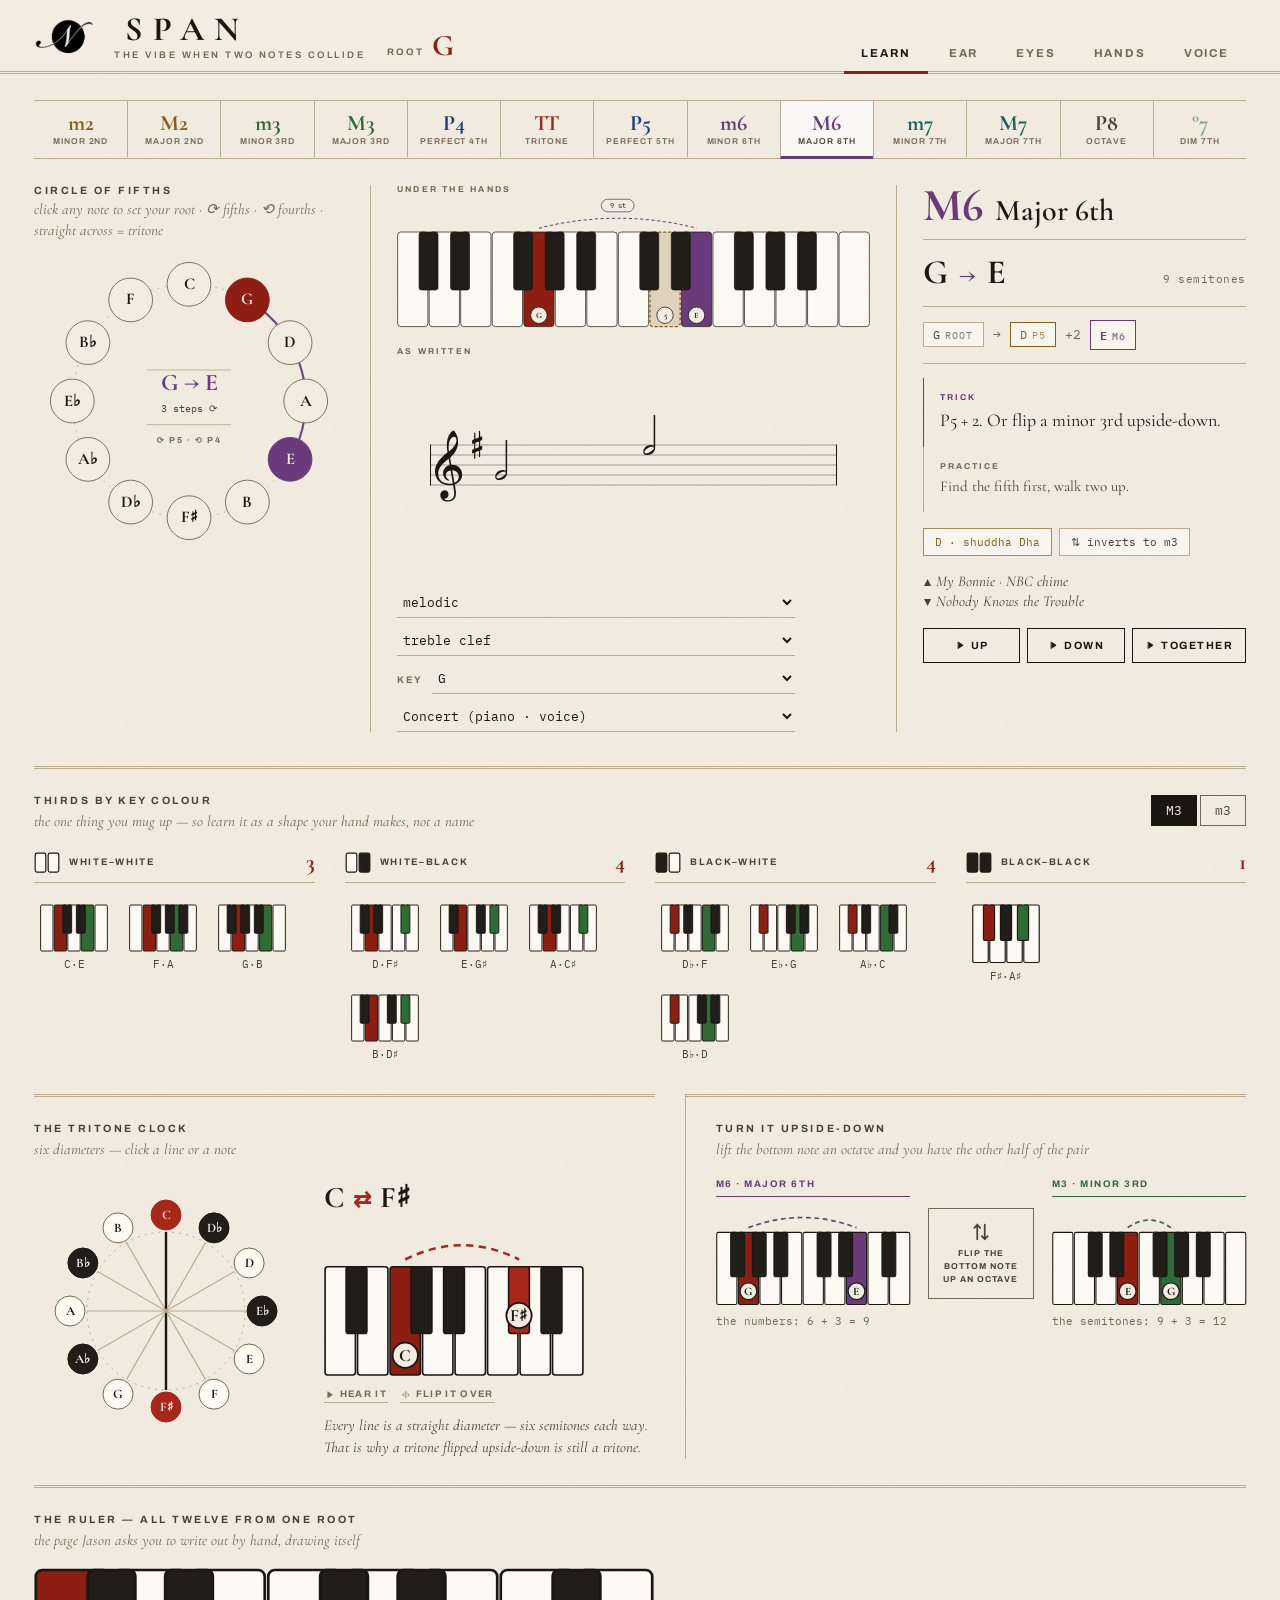
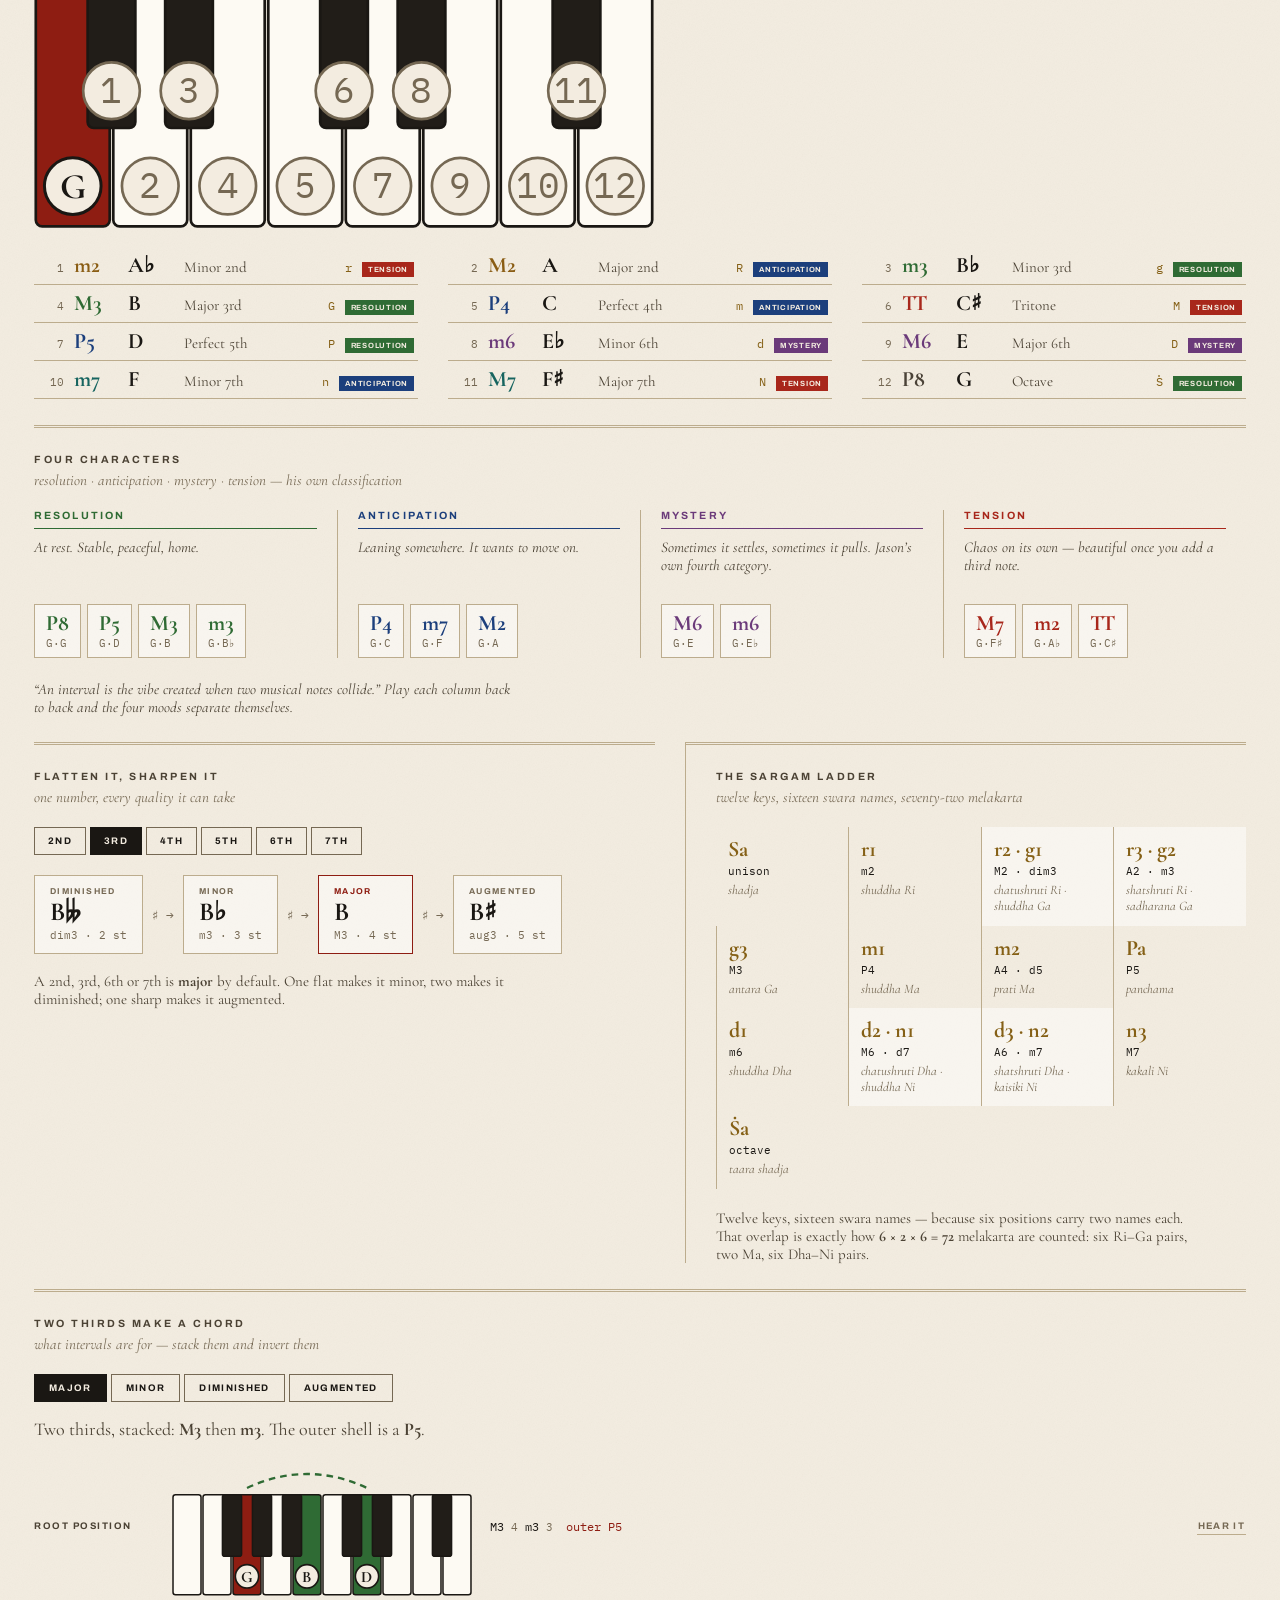
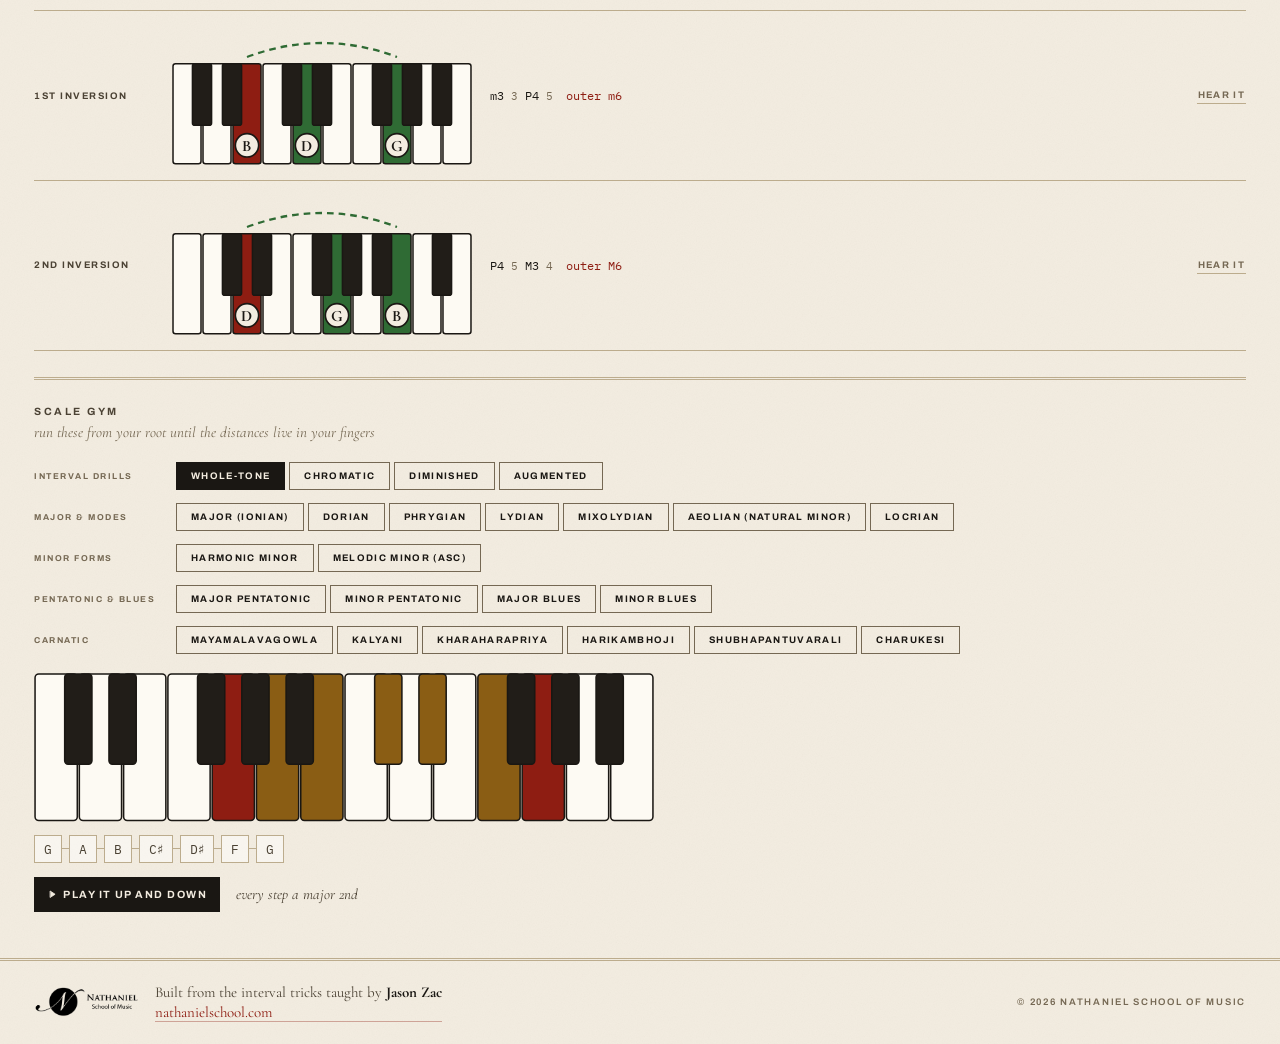
<file: index.html>
<!doctype html>
<html lang="en">
<head>
<meta charset="utf-8">
<meta name="viewport" content="width=device-width, initial-scale=1">
<title>Span — Master Every Interval | Nathaniel School of Music</title>
<meta name="description" content="Every musical interval in one view — circle of fifths, keyboard shapes, staff notation, ear training, sight reading and sing-back practice. The interval tricks taught at Nathaniel School of Music, playable.">
<link rel="icon" href="assets/favicon.svg" type="image/svg+xml">
<link rel="canonical" href="https://span.nathanielschool.com/">
<meta property="og:type" content="website">
<meta property="og:site_name" content="Nathaniel School of Music">
<meta property="og:url" content="https://span.nathanielschool.com/">
<meta property="og:title" content="Span — Master Every Interval">
<meta property="og:description" content="An interval is the vibe when two notes collide. Circle of fifths, keyboard shapes, notation, ear · eyes · hands · voice practice — from Nathaniel School of Music.">
<meta property="og:image" content="https://span.nathanielschool.com/assets/og.png">
<meta property="og:image:width" content="1200">
<meta property="og:image:height" content="630">
<meta property="og:image:alt" content="Span — every interval, heard, read, played and sung.">
<meta name="twitter:card" content="summary_large_image">
<meta name="twitter:title" content="Span — Master Every Interval">
<meta name="twitter:description" content="The vibe when two notes collide. Ear, eyes, hands and voice practice for every musical interval.">
<meta name="twitter:image" content="https://span.nathanielschool.com/assets/og.png">
<script type="application/ld+json">
{
  "@context": "https://schema.org",
  "@type": "WebApplication",
  "name": "Span",
  "applicationCategory": "EducationalApplication",
  "url": "https://span.nathanielschool.com/",
  "description": "Interval practice studio: circle of fifths, keyboard shapes, staff notation, ear training, sight reading and sing-back practice for pianists, vocalists and all instrumentalists.",
  "operatingSystem": "Any",
  "browserRequirements": "Requires JavaScript and Web Audio",
  "offers": { "@type": "Offer", "price": "0", "priceCurrency": "INR" },
  "author": { "@type": "Person", "name": "Jason Zac" },
  "publisher": {
    "@type": "Organization",
    "name": "Nathaniel School of Music",
    "url": "https://www.nathanielschool.com"
  }
}
</script>
<link rel="preconnect" href="https://fonts.googleapis.com">
<link rel="preconnect" href="https://fonts.gstatic.com" crossorigin>
<link href="https://fonts.googleapis.com/css2?family=Archivo:wght@500;600;700&family=Cormorant+Garamond:ital,wght@0,500;0,600;0,700;1,500;1,600&family=IBM+Plex+Mono:wght@400;600&display=swap" rel="stylesheet">
<link rel="stylesheet" href="css/style.css">
<script src="assets/vendor/vexflow.js"></script>
</head>
<body>

<header class="top">
  <div class="brand">
    <img src="assets/nsm-n-white.png" alt="Nathaniel School of Music" class="brand-mark">
    <div class="brand-words">
      <span class="brand-name">SPAN</span>
      <span class="brand-tag">the vibe when two notes collide</span>
    </div>
  </div>
  <div class="root-pill">root <b id="rootBadge">G</b></div>
  <nav class="tabs">
    <button class="tab" data-tab="learn">Learn</button>
    <button class="tab" data-tab="ear">Ear</button>
    <button class="tab" data-tab="eyes">Eyes</button>
    <button class="tab" data-tab="hands">Hands</button>
    <button class="tab" data-tab="voice">Voice</button>
  </nav>
</header>

<main>

  <!-- ⸻ LEARN — the one view ⸻ -->
  <section id="view-learn" class="view">
    <div id="ivRail" class="iv-rail"></div>

    <div class="learn-grid">
      <div class="panel circle-wrap">
        <h3>Circle of Fifths</h3>
        <p class="hint">click any note to set your root · &#10227; fifths · &#10226; fourths · straight across = tritone</p>
        <div id="circlePanel"></div>
      </div>

      <div class="panel center-wrap">
        <span class="plate-label">under the hands</span>
        <div id="learnPiano" class="piano-wrap"></div>
        <div class="staff-row">
          <div class="staff-col">
            <span class="plate-label">as written</span>
            <div id="learnStaff" class="staff-box"></div>
          </div>
          <div class="staff-controls">
            <select id="learnStaffMode" class="sel">
              <option value="melodic" selected>melodic</option>
              <option value="harmonic">harmonic</option>
            </select>
            <select id="learnClef" class="sel">
              <option value="treble" selected>treble clef</option>
              <option value="bass">bass clef</option>
            </select>
            <label class="sel-label">key <select id="learnKey" class="sel"></select></label>
            <select id="learnInstr" class="sel"></select>
          </div>
        </div>
      </div>

      <div id="ivCard" class="panel iv-card"></div>
    </div>

    <div id="labsRow">
      <section id="thirdsLab" class="panel lab sheet">
        <div class="lab-head">
          <div>
            <h3>Thirds by key colour</h3>
            <p class="hint">the one thing you mug up &mdash; so learn it as a shape your hand makes, not a name</p>
          </div>
          <div class="thirds-toggle">
            <button data-which="M3" class="active">M3</button>
            <button data-which="m3">m3</button>
          </div>
        </div>
        <div class="lab-body"></div>
      </section>

      <div class="sheet-pair">
        <section id="tritoneLab" class="panel lab sheet">
          <div class="lab-head"><div>
            <h3>The tritone clock</h3>
            <p class="hint">six diameters &mdash; click a line or a note</p>
          </div></div>
          <div class="lab-body"></div>
        </section>

        <section id="inversionLab" class="panel lab sheet">
          <div class="lab-head"><div>
            <h3>Turn it upside-down</h3>
            <p class="hint">lift the bottom note an octave and you have the other half of the pair</p>
          </div></div>
          <div class="lab-body"></div>
        </section>
      </div>


      <section id="rulerLab" class="panel lab sheet">
        <div class="lab-head"><div>
          <h3>The ruler — all twelve from one root</h3>
          <p class="hint">the page Jason asks you to write out by hand, drawing itself</p>
        </div></div>
        <div class="lab-body"></div>
      </section>

      <section id="characterLab" class="panel lab sheet">
        <div class="lab-head"><div>
          <h3>Four characters</h3>
          <p class="hint">resolution · anticipation · mystery · tension — his own classification</p>
        </div></div>
        <div class="lab-body"></div>
      </section>

      <div class="sheet-pair">
        <section id="qualityLab" class="panel lab sheet">
          <div class="lab-head"><div>
            <h3>Flatten it, sharpen it</h3>
            <p class="hint">one number, every quality it can take</p>
          </div></div>
          <div class="lab-body"></div>
        </section>

        <section id="sargamLab" class="panel lab sheet">
          <div class="lab-head"><div>
            <h3>The sargam ladder</h3>
            <p class="hint">twelve keys, sixteen swara names, seventy-two melakarta</p>
          </div></div>
          <div class="lab-body"></div>
        </section>
      </div>

      <section id="triadLab" class="panel lab sheet">
        <div class="lab-head"><div>
          <h3>Two thirds make a chord</h3>
          <p class="hint">what intervals are for — stack them and invert them</p>
        </div></div>
        <div class="lab-body"></div>
      </section>

      <section id="scaleGym" class="panel lab sheet">
        <div class="lab-head"><div>
          <h3>Scale gym</h3>
          <p class="hint">run these from your root until the distances live in your fingers</p>
        </div></div>
        <div class="lab-body"></div>
      </section>
    </div>
  </section>

  <!-- ⸻ DRILLS ⸻ -->
  <section id="view-ear" class="view drill"></section>
  <section id="view-eyes" class="view drill"></section>
  <section id="view-hands" class="view drill"></section>

  <!-- ⸻ VOICE ⸻ -->
  <section id="view-voice" class="view drill">
    <div class="drill-top">
      <div id="voiceIvs" class="drill-ivs"></div>
    </div>
    <div class="drill-stage">
      <div id="voiceStatus" class="voice-status"></div>
      <div id="voiceStage" style="display:none">
        <div id="voiceAlert" class="voice-alert"></div>
        <div class="voice-devline"><span id="voiceDevice"></span><span id="voicePicker"></span></div>
        <div id="voicePrompt" class="drill-prompt"></div>
        <div id="voiceKeys" class="voice-keys"></div>
        <div id="voiceMeter" class="voice-meter">
          <div class="meter-track">
            <div class="meter-center"></div>
            <div id="voiceNeedle" class="meter-needle"></div>
          </div>
          <div class="meter-scale"><span>♭ flat</span><span>in tune</span><span>sharp ♯</span></div>
        </div>
        <div id="voiceHeard" class="voice-heard">listening…</div>
        <div id="voiceFeedback" class="drill-feedback"></div>
      </div>
    </div>
  </section>

</main>

<footer class="foot">
  <img src="assets/nsm-logo-white.png" alt="Nathaniel School of Music" class="foot-logo">
  <div class="foot-words">
    <span>Built from the interval tricks taught by <b>Jason Zac</b></span>
    <a href="https://www.nathanielschool.com" rel="noopener">nathanielschool.com</a>
  </div>
  <span class="foot-year">© <span id="year"></span> Nathaniel School of Music</span>
</footer>

<script type="module" src="js/app.js"></script>
</body>
</html>
</file>
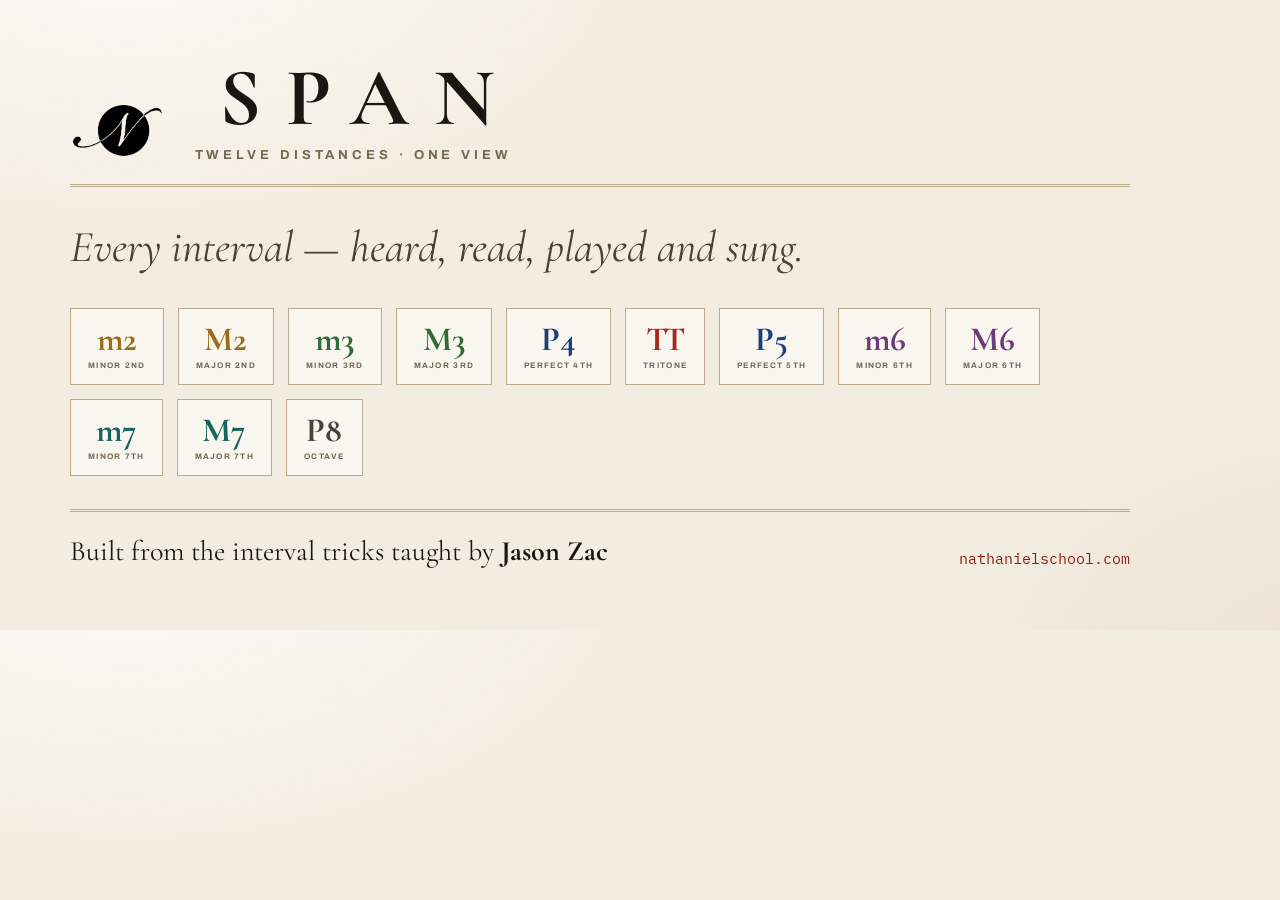
<file: assets/og.html>
<!doctype html>
<html><head><meta charset="utf-8">
<link href="https://fonts.googleapis.com/css2?family=Archivo:wght@600;700&family=Cormorant+Garamond:ital,wght@0,600;0,700;1,600&family=IBM+Plex+Mono:wght@400&display=swap" rel="stylesheet">
<style>
  * { margin: 0; padding: 0; box-sizing: border-box; }
  body {
    width: 1200px; height: 630px; overflow: hidden;
    background-color: #f3ece0;
    background-image:
      radial-gradient(900px 500px at 10% -10%, rgba(255,255,255,.8), transparent 60%),
      radial-gradient(700px 460px at 108% 110%, rgba(142,29,18,.07), transparent 60%);
    font-family: 'Archivo', sans-serif; color: #1a1713;
    display: flex; flex-direction: column; justify-content: space-between;
    padding: 62px 70px;
  }
  .top { display: flex; align-items: flex-end; gap: 20px; border-bottom: 3px double #bcac8d; padding-bottom: 22px; }
  .mark { height: 62px; filter: invert(1) brightness(.15); }
  h1 { font-family: 'Cormorant Garamond', serif; font-weight: 700; font-size: 82px; letter-spacing: .3em; line-height: .9; text-indent: .3em; }
  .tag { font-size: 13px; font-weight: 700; letter-spacing: .3em; text-transform: uppercase; color: #756853; margin-top: 12px; }
  .mid { display: flex; gap: 14px; flex-wrap: wrap; }
  .iv { display: flex; flex-direction: column; align-items: center; gap: 4px; padding: 14px 17px; border: 1px solid #bcac8d; background: rgba(255,255,255,.5); }
  .iv b { font-family: 'Cormorant Garamond', serif; font-size: 34px; line-height: 1; }
  .iv span { font-size: 8px; font-weight: 700; letter-spacing: .16em; text-transform: uppercase; color: #756853; }
  .line { font-family: 'Cormorant Garamond', serif; font-size: 44px; font-style: italic; color: #4b4234; }
  .bot { display: flex; align-items: flex-end; justify-content: space-between; border-top: 3px double #bcac8d; padding-top: 22px; }
  .bot .who { font-family: 'Cormorant Garamond', serif; font-size: 28px; }
  .bot .who b { font-weight: 700; }
  .url { font-family: 'IBM Plex Mono', monospace; font-size: 15px; color: #8e1d12; }
</style></head>
<body>
  <div class="top">
    <img class="mark" src="nsm-n-white.png">
    <div><h1>SPAN</h1><div class="tag">twelve distances · one view</div></div>
  </div>
  <div class="line">Every interval — heard, read, played and sung.</div>
  <div class="mid">
    <div class="iv" style="color:#9c6b18"><b>m2</b><span>minor 2nd</span></div>
    <div class="iv" style="color:#9c6b18"><b>M2</b><span>major 2nd</span></div>
    <div class="iv" style="color:#2f6b34"><b>m3</b><span>minor 3rd</span></div>
    <div class="iv" style="color:#2f6b34"><b>M3</b><span>major 3rd</span></div>
    <div class="iv" style="color:#1c3f7c"><b>P4</b><span>perfect 4th</span></div>
    <div class="iv" style="color:#a8271b"><b>TT</b><span>tritone</span></div>
    <div class="iv" style="color:#1c3f7c"><b>P5</b><span>perfect 5th</span></div>
    <div class="iv" style="color:#6b3a7a"><b>m6</b><span>minor 6th</span></div>
    <div class="iv" style="color:#6b3a7a"><b>M6</b><span>major 6th</span></div>
    <div class="iv" style="color:#16645f"><b>m7</b><span>minor 7th</span></div>
    <div class="iv" style="color:#16645f"><b>M7</b><span>major 7th</span></div>
    <div class="iv" style="color:#4a4237"><b>P8</b><span>octave</span></div>
  </div>
  <div class="bot">
    <div class="who">Built from the interval tricks taught by <b>Jason Zac</b></div>
    <div class="url">nathanielschool.com</div>
  </div>
</body></html>
</file>
<file: css/style.css>
/* Span — "the plate": a printed theory broadsheet you can play.
   Cream paper, ink pens, engraved type. NSM poster system. */

:root {
  --paper: #f3ece0;
  --paper-2: #eae0cd;
  --paper-3: #e2d6bf;
  --ink: #1a1713;
  --ink-2: #4b4234;
  --ink-3: #756853;
  --rule: #bcac8d;
  --surface-1: rgba(255, 255, 255, 0.5);   /* resting paper lift */
  --surface-2: rgba(255, 255, 255, 0.65);  /* hover · selected */
  --surface-3: rgba(255, 255, 255, 0.8);   /* pressed · focus */
  --red: #8e1d12;
  --gold: #856016;
  --key-white: #fdfaf3;
  --key-black: #211d18;
  --key-black-hover: #35302a;

  --fam: var(--ink);

  --serif: 'Cormorant Garamond', Georgia, serif;
  --sans: 'Archivo', system-ui, sans-serif;
  --mono: 'IBM Plex Mono', ui-monospace, monospace;
}

* { box-sizing: border-box; margin: 0; padding: 0; }

html { color-scheme: light; }

body {
  min-height: 100vh;
  overflow-x: clip;
  display: flex;
  flex-direction: column;
  color: var(--ink);
  font-family: var(--sans);
  background-color: var(--paper);
  background-image:
    radial-gradient(1200px 700px at 12% -8%, rgba(255, 255, 255, 0.75), transparent 62%),
    radial-gradient(900px 600px at 105% 108%, rgba(142, 29, 18, 0.055), transparent 60%),
    url("data:image/svg+xml,%3Csvg xmlns='http://www.w3.org/2000/svg' width='220' height='220'%3E%3Cfilter id='n'%3E%3CfeTurbulence type='fractalNoise' baseFrequency='0.85' numOctaves='3'/%3E%3CfeColorMatrix type='saturate' values='0'/%3E%3C/filter%3E%3Crect width='220' height='220' filter='url(%23n)' opacity='0.06'/%3E%3C/svg%3E");
}

button { font-family: inherit; color: inherit; background: none; border: none; cursor: pointer; }

::selection { background: rgba(142, 29, 18, 0.16); }

/* ─────────── masthead ─────────── */

.top {
  position: sticky;
  top: 0;
  z-index: 60;
  display: flex;
  align-items: flex-end;
  gap: 22px;
  padding: 14px 34px 0;
  background: linear-gradient(var(--paper) 78%, rgba(243, 236, 224, 0.86));
  backdrop-filter: blur(6px);
  border-bottom: 3px double var(--rule);
}

.brand { display: flex; align-items: center; gap: 13px; padding-bottom: 11px; }
.brand-mark { height: 40px; width: auto; filter: invert(1) brightness(0.15); }
.brand-words { display: flex; flex-direction: column; }
.brand-name {
  font-family: var(--serif);
  font-weight: 700;
  font-size: 34px;
  line-height: 0.95;
  letter-spacing: 0.3em;
  text-indent: 0.3em;
}
.brand-tag {
  font-family: var(--sans);
  font-size: 9.5px;
  font-weight: 600;
  text-transform: uppercase;
  letter-spacing: 0.26em;
  color: var(--ink-3);
  margin-top: 4px;
}

.root-pill {
  font-family: var(--sans);
  font-size: 9.5px;
  font-weight: 700;
  text-transform: uppercase;
  letter-spacing: 0.2em;
  color: var(--ink-3);
  padding-bottom: 13px;
  display: flex;
  align-items: baseline;
  gap: 8px;
}
.root-pill b { font-family: var(--serif); font-size: 30px; letter-spacing: 0; color: var(--red); line-height: 0.8; }

.tabs { margin-left: auto; display: flex; gap: 4px; }
.tab {
  font-family: var(--sans);
  font-size: 11.5px;
  font-weight: 700;
  text-transform: uppercase;
  letter-spacing: 0.16em;
  color: var(--ink-3);
  padding: 12px 17px;
  border-bottom: 3px solid transparent;
  margin-bottom: -3px;
  transition: color 0.18s, border-color 0.18s;
}
.tab:hover { color: var(--ink); }
.tab.active { color: var(--ink); border-bottom-color: var(--red); }

/* ─────────── layout ─────────── */

main { flex: 1; width: min(1500px, 100%); margin: 0 auto; padding: 26px 34px 46px; }

.view { display: none; }
.view.active { display: block; animation: rise 0.3s cubic-bezier(0.22, 1, 0.36, 1); }

@keyframes rise {
  from { opacity: 0; transform: translateY(9px); }
  to { opacity: 1; transform: none; }
}

.panel { position: relative; }

.panel h3, .lab-head h3 {
  font-family: var(--sans);
  font-size: 10.5px;
  font-weight: 700;
  letter-spacing: 0.24em;
  text-transform: uppercase;
  color: var(--ink-2);
}

.hint {
  font-family: var(--serif);
  font-size: 15px;
  font-style: italic;
  color: var(--ink-3);
  margin-top: 3px;
  line-height: 1.35;
}

/* ─────────── interval index (the spine) ─────────── */

.iv-rail {
  display: grid;
  grid-template-columns: repeat(13, 1fr);
  border-top: 1px solid var(--rule);
  border-bottom: 1px solid var(--rule);
  margin-bottom: 26px;
}

.iv-chip {
  --fam: var(--ink);
  min-width: 0;
  display: flex;
  flex-direction: column;
  align-items: center;
  gap: 3px;
  padding: 11px 3px 10px;
  border-left: 1px solid var(--rule);
  border-bottom: 3px solid transparent;
  margin-bottom: -1px;
  transition: background 0.16s, border-color 0.16s;
}
.iv-chip:first-child { border-left: none; }
.iv-chip:hover { background: var(--surface-1); }
.iv-chip.active { background: var(--surface-2); border-bottom-color: var(--fam); }
.iv-chip.bonus .chip-short { opacity: 0.55; }
.iv-chip.bonus.active .chip-short { opacity: 1; }

.chip-short {
  font-family: var(--serif);
  font-weight: 700;
  font-size: 22px;
  line-height: 1;
  color: var(--fam);
}
.chip-label {
  font-family: var(--sans);
  font-size: 8.5px;
  font-weight: 600;
  letter-spacing: 0.11em;
  text-transform: uppercase;
  color: var(--ink-3);
  white-space: nowrap;
  max-width: 100%;
  overflow: hidden;
  text-overflow: ellipsis;
}
.iv-chip.active .chip-label { color: var(--ink-2); }

/* ─────────── the plate ─────────── */

.learn-grid {
  display: grid;
  grid-template-columns: 336px 1fr 350px;
  gap: 0;
}

.learn-grid > .panel { padding: 0 26px; }
.learn-grid > .panel + .panel { border-left: 1px solid var(--rule); }
.circle-wrap { padding-left: 0 !important; }
.iv-card { padding-right: 0 !important; }

/* circle */

.circle-wrap #circlePanel { margin-top: 6px; }
.circle-svg { width: 100%; height: auto; overflow: visible; }
.circle-svg .ring-guide { fill: none; stroke: var(--rule); stroke-width: 1; stroke-dasharray: 2 6; }
.circle-svg .cnode { cursor: pointer; }
.circle-svg .cnode circle {
  fill: var(--paper);
  stroke: var(--ink-3);
  stroke-width: 1;
  transition: fill 0.16s, stroke 0.16s, stroke-width 0.16s;
}
.circle-svg .cnode:hover circle { stroke: var(--ink); stroke-width: 1.8; }
.circle-svg .cnode text {
  fill: var(--ink);
  font-family: var(--serif);
  font-weight: 700;
  font-size: 18px;
  text-anchor: middle;
  pointer-events: none;
}
.circle-svg .cnode.is-root circle { fill: var(--red); stroke: var(--red); }
.circle-svg .cnode.is-root text { fill: var(--paper); }
.circle-svg .cnode.is-target circle { fill: var(--lit, var(--ink)); stroke: var(--lit, var(--ink)); }
.circle-svg .cnode.is-target text { fill: var(--paper); }
.circle-svg .hop-path { fill: none; stroke: var(--lit, var(--ink)); stroke-width: 2.4; opacity: 0.92; }
.circle-svg marker path { fill: var(--ink); }
.circle-svg .core-rule { stroke: var(--rule); stroke-width: 1; }
.circle-svg .core-move {
  fill: var(--ink);
  font-family: var(--serif);
  font-weight: 700;
  font-size: 26px;
  text-anchor: middle;
}
.circle-svg .core-steps {
  fill: var(--ink-2);
  font-family: var(--mono);
  font-size: 10.5px;
  text-anchor: middle;
}
.circle-svg .core-legend {
  fill: var(--ink-3);
  font-family: var(--sans);
  font-size: 9.5px;
  font-weight: 700;
  letter-spacing: 0.18em;
  text-anchor: middle;
}

/* piano */

.piano-wrap { width: 100%; margin-top: 2px; }
.piano-svg { width: 100%; height: auto; display: block; overflow: visible; }
.piano-svg .pk.white { fill: var(--key-white); stroke: var(--ink); stroke-width: 1.1; }
.piano-svg .pk.black { fill: var(--key-black); stroke: var(--ink); stroke-width: 1.1; }
.piano-svg.clickable .pk { cursor: pointer; }
.piano-svg.clickable .pk.white:hover { fill: #fff; }
.piano-svg.clickable .pk.black:hover { fill: var(--key-black-hover); }
.piano-svg .pk.lit-root { fill: var(--red); }
.piano-svg .pk.lit-target { fill: var(--lit, var(--ink)); }
.piano-svg .pk.lit-ghost {
  fill: color-mix(in srgb, var(--lit, var(--gold)) 26%, var(--key-white));
  stroke: var(--lit, var(--gold));
  stroke-width: 2;
  stroke-dasharray: 5 3;
}
.piano-svg .pk.lit-wrong { fill: var(--red) !important; }
.badge-on-key circle { fill: var(--paper); stroke: var(--ink); stroke-width: 1.2; }
.badge-on-key text {
  fill: var(--ink);
  font-size: 13px;
  font-weight: 700;
  text-anchor: middle;
  font-family: var(--serif);
  pointer-events: none;
}
.span-arc { fill: none; stroke: var(--lit); stroke-width: 1.6; stroke-dasharray: 5 4; }
.span-arc-label rect { fill: var(--paper); stroke: var(--lit); stroke-width: 1.2; }
.span-arc-label text {
  fill: var(--ink);
  font-size: 11.5px;
  font-family: var(--mono);
  text-anchor: middle;
}

/* plate labels — the engraver's caption under each figure */

.plate-label {
  display: block;
  font-family: var(--sans);
  font-size: 8.5px;
  font-weight: 700;
  letter-spacing: 0.26em;
  text-transform: uppercase;
  color: var(--ink-3);
  margin-bottom: 9px;
}

/* staff — engraved straight onto the paper */

.staff-row { display: flex; gap: 22px; margin-top: 20px; align-items: flex-start; flex-wrap: wrap; }
.staff-col { flex: 1; min-width: 250px; }
.staff-box { width: 100%; }
.staff-box svg { display: block; margin: 0 auto; overflow: visible; max-width: 100%; height: auto; }
.staff-controls { display: flex; flex-direction: column; gap: 7px; min-width: 186px; }

.sel {
  background: transparent;
  color: var(--ink);
  border: none;
  border-bottom: 1px solid var(--rule);
  border-radius: 0;
  padding: 6px 2px;
  font-family: var(--mono);
  font-size: 12.5px;
  width: 100%;
  cursor: pointer;
  transition: border-color 0.16s;
}
.sel:hover, .sel:focus { border-bottom-color: var(--ink); outline: none; }
.sel-label {
  display: flex;
  align-items: baseline;
  gap: 9px;
  font-family: var(--sans);
  font-size: 9.5px;
  font-weight: 700;
  letter-spacing: 0.2em;
  text-transform: uppercase;
  color: var(--ink-3);
}

/* ─────────── the entry (right column) ─────────── */

.iv-card { display: flex; flex-direction: column; gap: 0; }

.iv-head { display: flex; align-items: baseline; gap: 12px; flex-wrap: wrap; }
.iv-big {
  font-family: var(--serif);
  font-weight: 700;
  font-size: 46px;
  line-height: 0.9;
  color: var(--fam);
}
.iv-head h2 { font-family: var(--serif); font-size: 30px; font-weight: 600; line-height: 1; }
.iv-alias {
  font-family: var(--sans);
  font-size: 9.5px;
  font-weight: 600;
  letter-spacing: 0.16em;
  text-transform: uppercase;
  color: var(--ink-3);
  display: block;
  margin-top: 4px;
}

.iv-notes {
  display: flex;
  align-items: baseline;
  gap: 11px;
  flex-wrap: wrap;
  font-family: var(--serif);
  font-weight: 700;
  font-size: 34px;
  line-height: 1;
  padding: 16px 0;
  margin-top: 12px;
  border-top: 1px solid var(--rule);
  border-bottom: 1px solid var(--rule);
}
.iv-notes .arrow { color: var(--fam); font-size: 26px; }
.iv-semis {
  font-family: var(--mono);
  font-size: 10.5px;
  font-weight: 400;
  color: var(--ink-3);
  letter-spacing: 0.05em;
  margin-left: auto;
}

/* the working-out ladder — his margin arithmetic, drawn */
.iv-ladder {
  display: flex;
  align-items: center;
  gap: 9px;
  padding: 13px 0;
  border-bottom: 1px solid var(--rule);
  font-family: var(--mono);
  font-size: 11.5px;
  color: var(--ink-2);
  flex-wrap: wrap;
}
.rung {
  display: inline-flex;
  align-items: baseline;
  gap: 5px;
  padding: 4px 9px;
  border: 1px solid var(--rule);
  background: var(--surface-1);
}
.rung.anchor { border-color: var(--gold); color: var(--gold); }
.rung.dest { border-color: var(--fam); color: var(--fam); font-weight: 600; }
.rung em { font-style: normal; font-size: 9.5px; letter-spacing: 0.12em; text-transform: uppercase; opacity: 0.7; }
.ladder-op { color: var(--ink-3); font-size: 13px; }

.iv-trick, .iv-practice {
  font-family: var(--serif);
  font-size: 18px;
  line-height: 1.45;
  color: var(--ink);
  padding: 14px 0 14px 16px;
  border-left: 1px solid var(--fam);
  margin: 14px 0 0;
}
.iv-practice { font-size: 15px; color: var(--ink-2); border-left-color: var(--rule); margin-top: 0; }
.tag {
  display: block;
  font-family: var(--sans);
  font-size: 8.5px;
  font-weight: 700;
  text-transform: uppercase;
  letter-spacing: 0.24em;
  color: var(--fam);
  margin-bottom: 3px;
}
.iv-practice .tag { color: var(--ink-3); }

.iv-pills { display: flex; gap: 7px; flex-wrap: wrap; margin-top: 16px; }
.pill {
  font-family: var(--mono);
  font-size: 10.5px;
  padding: 6px 11px;
  border: 1px solid var(--rule);
  color: var(--ink-2);
  background: var(--surface-1);
  transition: all 0.15s;
}
.pill.sargam { color: var(--gold); border-color: color-mix(in srgb, var(--gold) 45%, var(--rule)); }
.pill.flip:hover { border-color: var(--fam); color: var(--fam); background: #fff; }

.iv-songs {
  display: flex;
  flex-direction: column;
  gap: 2px;
  margin-top: 16px;
  font-family: var(--serif);
  font-size: 15px;
  font-style: italic;
  color: var(--ink-2);
}

.iv-play { display: flex; gap: 7px; margin-top: 18px; }

.play-btn {
  flex: 1;
  font-family: var(--sans);
  font-size: 10.5px;
  font-weight: 700;
  letter-spacing: 0.14em;
  text-transform: uppercase;
  padding: 11px 12px;
  border: 1px solid var(--ink);
  background: transparent;
  color: var(--ink);
  transition: background 0.15s, color 0.15s;
}
.play-btn:hover { background: var(--ink); color: var(--paper); }
.play-btn.wide {
  flex: none;
  width: 100%;
  display: flex;
  justify-content: space-between;
  align-items: baseline;
  text-align: left;
}
.play-btn.wide:hover .dim-text { color: var(--paper); }

/* ─────────── the mini keyboard ─────────── */

.kb { display: block; width: 100%; height: auto; overflow: visible; }
.kb-key.white { fill: var(--key-white); stroke: var(--ink); stroke-width: 0.9; }
.kb-key.black { fill: var(--key-black); stroke: var(--ink); stroke-width: 0.9; }
.kb-key.lit-root { fill: var(--red); }
.kb-key.lit-target { fill: var(--lit, var(--ink)); }
.kb-key.lit-step { fill: var(--lit, var(--gold)); }
.kb-key.lit-ghost {
  fill: color-mix(in srgb, var(--lit, var(--gold)) 26%, var(--key-white));
  stroke: var(--lit, var(--gold));
  stroke-width: 1.6;
  stroke-dasharray: 4 3;
}
.kb-key.lit-play { fill: var(--gold) !important; }
.kb-key { transition: fill 0.09s linear; }
.kb-badge circle { fill: var(--paper); stroke: var(--ink); stroke-width: 1; }
.kb-badge text {
  fill: var(--ink);
  font-family: var(--serif);
  font-weight: 700;
  text-anchor: middle;
  pointer-events: none;
}
.kb-arc { fill: none; stroke: var(--lit, var(--ink)); stroke-width: 1.4; stroke-dasharray: 4 3; }

.shape-glyph { width: 26px; height: auto; flex: none; }
.glyph-key.white { fill: var(--key-white); stroke: var(--ink); stroke-width: 1; }
.glyph-key.black { fill: var(--key-black); stroke: var(--ink); stroke-width: 1; }

/* ─────────── lab sheets ─────────── */

#labsRow { margin-top: 34px; }

.sheet {
  padding-top: 26px;
  border-top: 3px double var(--rule);
  margin-top: 26px;
}
#labsRow > .sheet:first-child, .sheet-pair { margin-top: 26px; }

.sheet-pair { display: grid; grid-template-columns: 1.05fr 1fr; gap: 0; }
.sheet-pair > .sheet { margin-top: 0; }
.sheet-pair > .sheet + .sheet { border-left: 1px solid var(--rule); padding-left: 30px; margin-left: 30px; }

.lab-head { display: flex; align-items: flex-start; justify-content: space-between; gap: 16px; }
.lab-head .hint { margin-top: 5px; }
.lab .lab-body { margin-top: 20px; }

/* thirds by key colour */

.lab-body { display: block; }
#thirdsLab .lab-body {
  display: grid;
  grid-template-columns: repeat(auto-fit, minmax(268px, 1fr));
  gap: 26px 30px;
}
.shape-group { min-width: 0; }
.shape-head { display: flex; align-items: center; gap: 9px; padding-bottom: 9px; border-bottom: 1px solid var(--rule); }
.shape-name {
  font-family: var(--sans);
  font-size: 9.5px;
  font-weight: 700;
  letter-spacing: 0.18em;
  text-transform: uppercase;
  color: var(--ink-2);
}
.shape-head em {
  margin-left: auto;
  font-style: normal;
  font-family: var(--serif);
  font-weight: 700;
  font-size: 22px;
  color: var(--red);
  line-height: 1;
}
.thirds-toggle { display: flex; gap: 3px; flex: none; }
.thirds-toggle button {
  font-family: var(--mono);
  font-size: 13px;
  padding: 6px 14px;
  border: 1px solid var(--ink-3);
  color: var(--ink-2);
  transition: all 0.15s;
}
.thirds-toggle button:hover { background: var(--surface-1); }
.thirds-toggle button.active { background: var(--ink); border-color: var(--ink); color: var(--paper); }

.shape-cards { display: flex; gap: 9px; flex-wrap: wrap; margin-top: 14px; }
.shape-card {
  width: 80px;
  display: flex;
  flex-direction: column;
  align-items: center;
  gap: 6px;
  padding: 7px 5px 6px;
  border: 1px solid transparent;
  transition: border-color 0.14s, background 0.14s, transform 0.14s;
}
.shape-card:hover { border-color: var(--ink-3); background: var(--surface-1); transform: translateY(-2px); }
.shape-card .kb { width: 100%; }
.shape-card-name { font-family: var(--mono); font-size: 10.5px; color: var(--ink-2); }

/* tritone clock */

.tt-wrap { display: flex; gap: 26px; align-items: flex-start; flex-wrap: wrap; }
.tt-clock { width: 264px; height: auto; flex: none; overflow: visible; }
.tt-ring { fill: none; stroke: var(--rule); stroke-width: 1; stroke-dasharray: 2 5; }
.tt-axis {
  stroke: var(--rule);
  stroke-width: 1.2;
  cursor: pointer;
  transition: stroke 0.15s, stroke-width 0.15s;
}
.tt-axis:hover { stroke: var(--ink-3); stroke-width: 2; }
.tt-axis.on { stroke: var(--fam, #a8271b); stroke-width: 2.4; }
.tt-node { cursor: pointer; }
.tt-node circle.wht { fill: var(--key-white); stroke: var(--ink-3); stroke-width: 1; transition: all 0.15s; }
.tt-node circle.blk { fill: var(--key-black); stroke: var(--ink); stroke-width: 1; transition: all 0.15s; }
.tt-node text {
  font-family: var(--serif);
  font-weight: 700;
  font-size: 13px;
  text-anchor: middle;
  pointer-events: none;
  fill: var(--ink);
}
.tt-node circle.blk + text { fill: var(--paper); }
.tt-node:hover circle { stroke: var(--ink); stroke-width: 1.8; }
.tt-node.on circle { fill: #a8271b; stroke: #a8271b; }
.tt-node.on text { fill: var(--paper); }

.tt-side { flex: 1; min-width: 210px; display: flex; flex-direction: column; gap: 12px; }
.tt-readout { display: flex; flex-direction: column; gap: 11px; }
.tt-pair {
  font-family: var(--serif);
  font-weight: 700;
  font-size: 30px;
  display: flex;
  align-items: baseline;
  gap: 9px;
  flex-wrap: wrap;
}
.tt-pair span { color: #a8271b; font-size: 22px; }
.tt-pair em {
  font-family: var(--sans);
  font-style: normal;
  font-size: 8.5px;
  font-weight: 700;
  letter-spacing: 0.16em;
  text-transform: uppercase;
  color: #a8271b;
}
.tt-readout .kb { max-width: 260px; }
.tt-flip { display: flex; gap: 12px; flex-wrap: wrap; }
.tt-note { font-family: var(--serif); font-size: 15px; font-style: italic; line-height: 1.45; color: var(--ink-2); }

/* inversion bench */

.inv-bench { display: flex; align-items: center; gap: 18px; flex-wrap: wrap; }
.inv-side {
  flex: 1;
  min-width: 190px;
  display: flex;
  flex-direction: column;
  gap: 9px;
  transition: opacity 0.3s;
}
.inv-side.dimmed { opacity: 0.35; }
.inv-side.flash .kb-key.lit-target { animation: invflash 0.55s ease 2; }
@keyframes invflash { 50% { opacity: 0.35; } }
.inv-tag {
  --fam: var(--ink);
  font-family: var(--sans);
  font-size: 9.5px;
  font-weight: 700;
  letter-spacing: 0.16em;
  text-transform: uppercase;
  color: var(--fam);
  padding-bottom: 7px;
  border-bottom: 1.5px solid var(--fam);
}
.inv-sum { font-family: var(--mono); font-size: 10.5px; color: var(--ink-3); }
.inv-flip {
  flex: none;
  display: flex;
  flex-direction: column;
  align-items: center;
  gap: 5px;
  padding: 12px 14px;
  border: 1px solid var(--ink-3);
  font-family: var(--sans);
  font-size: 8.5px;
  font-weight: 700;
  letter-spacing: 0.12em;
  text-transform: uppercase;
  line-height: 1.5;
  color: var(--ink-2);
  transition: all 0.15s;
}
.inv-flip:hover { background: var(--ink); border-color: var(--ink); color: var(--paper); }
.inv-arrow { font-size: 22px; line-height: 1; }

/* scale gym */

.gym-picker { display: flex; gap: 4px; flex-wrap: wrap; margin-bottom: 20px; }
.gym-tab {
  font-family: var(--sans);
  font-size: 9.5px;
  font-weight: 700;
  letter-spacing: 0.14em;
  text-transform: uppercase;
  padding: 8px 14px;
  border: 1px solid var(--ink-3);
  color: var(--ink);
  transition: all 0.15s;
}
.gym-tab:hover { background: var(--surface-1); }
.gym-tab.active { background: var(--ink); border-color: var(--ink); color: var(--paper); }

.gym-stage { display: flex; flex-direction: column; gap: 14px; }
.gym-kb { max-width: 620px; }
.gym-names { display: flex; align-items: center; gap: 0; flex-wrap: wrap; max-width: 620px; }
.gym-note-name {
  font-family: var(--mono);
  font-size: 12.5px;
  padding: 5px 9px;
  border: 1px solid var(--rule);
  background: var(--surface-1);
  color: var(--ink-2);
  transition: all 0.1s;
}
.gym-note-name.on { background: var(--gold); border-color: var(--gold); color: var(--paper); }
.gym-gap { width: 7px; height: 1px; background: var(--rule); flex: none; }
.gym-actions { display: flex; align-items: center; gap: 16px; flex-wrap: wrap; }
.gym-actions .play-btn { flex: none; }
.gym-caption { font-family: var(--serif); font-size: 15px; font-style: italic; color: var(--ink-2); }

/* ─────────── drills ─────────── */

.drill-top {
  display: flex;
  align-items: center;
  gap: 16px;
  flex-wrap: wrap;
  padding: 0 0 16px;
  border-bottom: 1px solid var(--rule);
}

.drill-presets { display: flex; gap: 4px; flex-wrap: wrap; }
.preset {
  font-family: var(--sans);
  font-size: 9.5px;
  font-weight: 700;
  letter-spacing: 0.14em;
  text-transform: uppercase;
  padding: 7px 12px;
  border: 1px solid var(--ink-3);
  color: var(--ink);
  transition: all 0.15s;
}
.preset:hover { background: var(--ink); border-color: var(--ink); color: var(--paper); }

.drill-ivs { display: flex; gap: 4px; flex-wrap: wrap; }
.mini-chip {
  --fam: var(--ink);
  font-family: var(--mono);
  font-size: 11.5px;
  padding: 5px 8px;
  border: 1px solid var(--rule);
  color: var(--ink-3);
  opacity: 0.8;
  transition: all 0.14s;
}
.mini-chip:hover { opacity: 1; border-color: var(--ink-2); }
.mini-chip.on { opacity: 1; color: var(--paper); background: var(--fam); border-color: var(--fam); }

.drill-opts { display: flex; gap: 12px; align-items: center; margin-left: auto; flex-wrap: wrap; }
.opt {
  font-family: var(--sans);
  font-size: 10.5px;
  font-weight: 600;
  letter-spacing: 0.12em;
  text-transform: uppercase;
  color: var(--ink-2);
  display: flex;
  gap: 5px;
  align-items: center;
  cursor: pointer;
}
.opt input { accent-color: var(--red); }
.drill-opts .sel { width: auto; }

.drill-stage {
  margin-top: 34px;
  display: flex;
  flex-direction: column;
  align-items: center;
  gap: 24px;
}

/* the engraved plate that holds the question */
.plate {
  position: relative;
  background: var(--surface-1);
  border: 1px solid var(--rule);
  box-shadow: 0 1px 0 rgba(255, 255, 255, 0.8) inset, 0 6px 22px rgba(26, 23, 19, 0.06);
  padding: 26px 34px;
  display: flex;
  flex-direction: column;
  align-items: center;
  gap: 14px;
  width: fit-content;
  max-width: 100%;
  margin: 0 auto;
}
.plate::before, .plate::after {
  content: '';
  position: absolute;
  left: 9px;
  right: 9px;
  height: 1px;
  background: var(--rule);
  opacity: 0.5;
}
.plate::before { top: 9px; }
.plate::after { bottom: 9px; }
.plate-keys { padding: 22px 26px; width: 100%; align-self: stretch; align-items: stretch; }
.plate-keys > div { width: 100%; }
.plate-ear { padding: 34px 60px; gap: 16px; }
.ear-mode {
  font-family: var(--serif);
  font-style: italic;
  font-size: 22px;
  color: var(--ink-2);
}
.ear-hint {
  font-family: var(--sans);
  font-size: 9.5px;
  font-weight: 600;
  letter-spacing: 0.16em;
  text-transform: uppercase;
  color: var(--ink-3);
}
.ear-hint b { color: var(--ink); }

.hands-hint {
  display: flex;
  align-items: baseline;
  justify-content: center;
  gap: 16px;
  flex-wrap: wrap;
  font-family: var(--serif);
  font-style: italic;
  font-size: 18px;
  color: var(--ink-2);
  margin-top: 4px;
}
.hands-hint b { font-style: normal; font-weight: 600; color: var(--ink); }
.plate .staff-box { max-width: none; }

.drill-prompt {
  display: flex;
  align-items: center;
  gap: 16px;
  font-family: var(--serif);
  font-size: 26px;
  flex-wrap: wrap;
  justify-content: center;
  text-align: center;
}
.drill-prompt .q-iv { --fam: var(--ink); color: var(--fam); font-weight: 700; }

.big-play {
  width: 62px;
  height: 62px;
  border-radius: 50%;
  border: 1.5px solid var(--ink);
  color: var(--ink);
  font-size: 18px;
  transition: background 0.16s, color 0.16s, transform 0.16s;
}
.big-play:hover { background: var(--ink); color: var(--paper); transform: scale(1.05); }

.drill-visual { width: min(900px, 100%); }
.drill-visual .staff-box { max-width: 340px; margin: 0 auto; }

.drill-answers { display: flex; gap: 6px; flex-wrap: wrap; justify-content: center; max-width: 760px; }
.ans {
  --fam: var(--ink);
  font-family: var(--serif);
  font-weight: 700;
  font-size: 26px;
  padding: 12px 24px;
  border: 1px solid var(--ink-3);
  background: var(--surface-1);
  transition: all 0.13s;
}
.ans b { font-family: var(--mono); color: var(--ink-3); font-size: 9.5px; font-weight: 400; margin-right: 6px; vertical-align: 3px; }
.ans:hover { border-color: var(--fam); color: var(--fam); background: #fff; transform: translateY(-2px); }
.ans.right { background: var(--fam); border-color: var(--fam); color: var(--paper); }
.ans.right b { color: var(--surface-2); }
.ans.wrong { border-color: var(--red); color: var(--red); text-decoration: line-through; }
.ans.dim { opacity: 0.3; }

.drill-feedback { min-height: 22px; text-align: center; }
.drill-feedback.show { animation: rise 0.25s ease; display: flex; flex-direction: column; gap: 9px; align-items: center; }
.fb-line { font-family: var(--serif); font-size: 22px; }
.fb-line b { font-weight: 700; }
.drill-feedback.ok .fb-line b { color: #2f6b34; }
.drill-feedback.no .fb-line b { color: var(--red); }
.fb-trick {
  --fam: var(--ink);
  font-family: var(--serif);
  font-size: 18px;
  font-style: italic;
  color: var(--ink-2);
  border-left: 1px solid var(--fam);
  padding-left: 13px;
  max-width: 560px;
  text-align: left;
}
.fb-song { font-family: var(--mono); font-size: 11.5px; color: var(--ink-3); }

.drill-foot {
  display: flex;
  align-items: center;
  gap: 18px;
  margin-top: 30px;
  padding-top: 16px;
  border-top: 1px solid var(--rule);
  flex-wrap: wrap;
}
.drill-streak {
  font-family: var(--sans);
  font-size: 9.5px;
  font-weight: 700;
  letter-spacing: 0.2em;
  text-transform: uppercase;
  color: var(--ink-3);
  display: flex;
  align-items: baseline;
  gap: 7px;
}
.drill-streak b { font-family: var(--serif); font-size: 26px; color: var(--red); letter-spacing: 0; }

.drill-heat { display: flex; gap: 3px; flex-wrap: wrap; }
.heat {
  font-family: var(--mono);
  font-size: 10.5px;
  padding: 4px 6px;
  border: 1px solid var(--rule);
  color: var(--ink-3);
}
.heat.hot { background: #2f6b34; border-color: #2f6b34; color: var(--paper); }
.heat.warm { background: var(--gold); border-color: var(--gold); color: var(--paper); }
.heat.cold { background: var(--red); border-color: var(--red); color: var(--paper); }

.drill-next {
  margin-left: auto;
  font-family: var(--sans);
  font-size: 10.5px;
  font-weight: 700;
  letter-spacing: 0.16em;
  text-transform: uppercase;
  padding: 11px 20px;
  border: 1px solid var(--ink);
  transition: background 0.15s, color 0.15s;
}
.drill-next:hover { background: var(--ink); color: var(--paper); }

/* ─────────── voice ─────────── */

.voice-status { display: flex; justify-content: center; padding: 20px 0; }
.voice-intro {
  text-align: center;
  font-family: var(--serif);
  font-size: 26px;
  line-height: 1.45;
  gap: 22px;
  padding: 36px 56px;
}
.voice-intro .plate-label { margin-bottom: 0; }
.voice-intro .play-btn { flex: none; padding: 14px 34px; }
.voice-intro .dim-text { font-size: 15px; font-family: var(--serif); font-style: italic; text-transform: none; letter-spacing: 0; }

.voice-steps {
  display: flex;
  gap: 26px;
  flex-wrap: wrap;
  justify-content: center;
  font-family: var(--sans);
  font-size: 11.5px;
  font-weight: 600;
  letter-spacing: 0.04em;
  color: var(--ink-2);
  text-transform: none;
  max-width: 720px;
}
.voice-steps span { display: flex; align-items: baseline; gap: 7px; }
.voice-steps em {
  font-family: var(--serif);
  font-style: normal;
  font-weight: 700;
  font-size: 18px;
  color: var(--red);
}

.play-btn.primary { background: var(--ink); color: var(--paper); }
.play-btn.primary:hover { background: var(--red); border-color: var(--red); }

.voice-meter { width: min(580px, 94%); margin: 4px auto; }
.meter-track {
  position: relative;
  height: 52px;
  background: var(--surface-1);
  border: 1px solid var(--rule);
  overflow: hidden;
}
.meter-center {
  position: absolute;
  left: 50%;
  top: 0;
  bottom: 0;
  width: 13%;
  transform: translateX(-50%);
  background: rgba(47, 107, 52, 0.12);
  border-left: 1px dashed rgba(47, 107, 52, 0.6);
  border-right: 1px dashed rgba(47, 107, 52, 0.6);
}
.meter-needle {
  position: absolute;
  top: 4px;
  bottom: 4px;
  left: 50%;
  width: 3px;
  background: var(--ink-3);
  transform: translateX(-50%);
  transition: left 0.09s linear;
  opacity: 0.3;
}
.meter-needle.live { background: var(--red); opacity: 1; }
.voice-meter.in-tune .meter-needle.live { background: #2f6b34; box-shadow: 0 0 0 3px rgba(47, 107, 52, 0.18); }
.meter-scale {
  display: flex;
  justify-content: space-between;
  font-family: var(--sans);
  font-size: 9.5px;
  font-weight: 700;
  letter-spacing: 0.16em;
  text-transform: uppercase;
  color: var(--ink-3);
  margin-top: 7px;
}

.voice-heard { font-family: var(--mono); font-size: 12.5px; color: var(--ink-2); text-align: center; }

.v-target-hide { filter: blur(7px); transition: filter 0.25s; font-style: normal; color: var(--red); }
.v-target-hide.shown { filter: none; }

.ghost-btn {
  font-family: var(--sans);
  font-size: 9.5px;
  font-weight: 700;
  letter-spacing: 0.14em;
  text-transform: uppercase;
  color: var(--ink-3);
  border-bottom: 1px solid var(--rule);
  padding: 3px 1px;
  transition: color 0.15s, border-color 0.15s;
}
.ghost-btn:hover { color: var(--ink); border-bottom-color: var(--ink); }

/* ─────────── footer ─────────── */

.foot {
  display: flex;
  align-items: center;
  gap: 16px;
  padding: 22px 34px;
  border-top: 3px double var(--rule);
  color: var(--ink-3);
  font-size: 13px;
  flex-wrap: wrap;
}
.foot-logo { height: 34px; width: auto; filter: invert(1) brightness(0.18); }
.foot-words { display: flex; flex-direction: column; gap: 2px; font-family: var(--serif); font-size: 15px; color: var(--ink-2); }
.foot-words b { color: var(--ink); }
.foot-words a { color: var(--red); text-decoration: none; border-bottom: 1px solid rgba(142, 29, 18, 0.35); font-size: 15px; }
.foot-words a:hover { border-bottom-color: var(--red); }
.foot-year {
  margin-left: auto;
  font-family: var(--sans);
  font-size: 9.5px;
  font-weight: 600;
  letter-spacing: 0.18em;
  text-transform: uppercase;
}

/* ─────────── responsive ─────────── */

@media (max-width: 1240px) {
  .learn-grid { grid-template-columns: 1fr 1fr; }
  .center-wrap { grid-column: 1 / -1; padding: 0 0 24px !important; border-left: none !important; }
  .circle-wrap { order: 2; padding-top: 24px !important; border-top: 1px solid var(--rule); }
  .iv-card { order: 3; padding: 24px 0 0 26px !important; border-top: 1px solid var(--rule); }
  .sheet-pair { grid-template-columns: 1fr; }
  .sheet-pair > .sheet + .sheet {
    border-left: none;
    padding-left: 0;
    margin-left: 0;
    margin-top: 26px;
    padding-top: 26px;
    border-top: 3px double var(--rule);
  }
  .iv-rail { grid-template-columns: repeat(7, 1fr); }
  .iv-chip:nth-child(8) { border-left: none; }
}

@media (max-width: 760px) {
  .top { flex-wrap: wrap; gap: 8px; padding: 12px 16px 0; }
  .brand-name { font-size: 26px; }
  .brand-mark { height: 32px; }
  .root-pill { padding-bottom: 11px; }
  .tabs {
    margin-left: 0;
    width: 100%;
    max-width: 100%;
    justify-content: space-between;
    overflow-x: auto;
    scrollbar-width: none;
  }
  .tabs::-webkit-scrollbar { display: none; }
  .tab { padding: 10px 6px; font-size: 9.5px; letter-spacing: 0.08em; flex: 1 0 auto; }
  main { padding: 18px 16px 32px; }
  .foot { padding: 18px 16px; }
  .learn-grid { grid-template-columns: 1fr; }
  .iv-card { padding-left: 0 !important; }
  .iv-rail { grid-template-columns: repeat(4, 1fr); }
  .iv-chip:nth-child(4n + 1) { border-left: none; }
  .chip-short { font-size: 18px; }
  .chip-label { font-size: 7.5px; letter-spacing: 0.06em; }
  .iv-notes { font-size: 30px; }
  .drill-prompt { font-size: 22px; }
  .drill-top { gap: 12px; }
  .drill-opts { margin-left: 0; }
  .drill-presets { width: 100%; }
  .preset { flex: 1 1 auto; min-width: 0; padding: 7px 8px; letter-spacing: 0.08em; }
  .plate, .plate-ear { padding: 20px 18px; }
  .voice-intro { padding: 26px 20px; font-size: 22px; }
  .staff-controls { min-width: 0; width: 100%; }
  #labsRow { margin-top: 26px; }
  .tt-wrap { gap: 18px; }
  .gym-kb, .gym-names { max-width: 100%; }
}

/* ─────────── drill reveal + voice keys ─────────── */

.fb-keys { max-width: 300px; margin: 2px auto 4px; }
.auto-opt { font-size: 9.5px; letter-spacing: 0.14em; }
.voice-keys { max-width: 320px; margin: 0 auto; }

/* ─────────── keyboard focus & motion preferences ─────────── */

/* Every control is reachable by keyboard; the ring is drawn in ink so it
   belongs to the engraving rather than sitting on top of it. */
:focus-visible {
  outline: 2px solid var(--red);
  outline-offset: 3px;
  border-radius: 1px;
}
.iv-chip:focus-visible, .tab:focus-visible { outline-offset: -3px; }
.pk:focus-visible, .kb-key:focus-visible, .cnode:focus-visible, .tt-node:focus-visible {
  outline: 2px solid var(--red);
  outline-offset: 1px;
}

/* Drawn icons sit on the text baseline and inherit its colour. */
.icn { display: inline-block; vertical-align: -0.14em; flex: none; }
.play-btn, .ghost-btn, .drill-next, .big-play {
  display: inline-flex;
  align-items: center;
  justify-content: center;
  gap: 0.55em;
}
.play-btn.wide { justify-content: space-between; }
.play-btn.wide .icn { margin-right: 0.55em; }
.inv-arrow { display: inline-flex; color: var(--ink-2); }
.inv-flip:hover .inv-arrow { color: var(--paper); }

@media (prefers-reduced-motion: reduce) {
  *, *::before, *::after {
    animation-duration: 0.01ms !important;
    animation-iteration-count: 1 !important;
    transition-duration: 0.01ms !important;
    scroll-behavior: auto !important;
  }
}

/* ─────────── the ruler ─────────── */

.ruler-kb { max-width: 620px; margin-bottom: 20px; }
.ruler-rows { display: grid; grid-template-columns: repeat(auto-fit, minmax(300px, 1fr)); gap: 0 30px; }
.ruler-row {
  display: grid;
  grid-template-columns: 26px 44px 46px 1fr auto auto;
  align-items: baseline;
  gap: 10px;
  padding: 7px 4px;
  border-bottom: 1px solid var(--rule);
  text-align: left;
  transition: background 0.14s;
}
.ruler-row:hover { background: var(--surface-2); }
.rr-semis { font-family: var(--mono); font-size: 10.5px; color: var(--ink-3); text-align: right; }
.rr-short { font-family: var(--serif); font-weight: 700; font-size: 22px; color: var(--fam); line-height: 1; }
.rr-note { font-family: var(--serif); font-weight: 700; font-size: 22px; line-height: 1; }
.rr-label { font-family: var(--serif); font-size: 15px; color: var(--ink-2); }
.rr-sargam { font-family: var(--mono); font-size: 11.5px; color: var(--gold); }
.rr-char {
  font-family: var(--sans);
  font-size: 7.5px;
  font-weight: 700;
  letter-spacing: 0.1em;
  text-transform: uppercase;
  color: var(--paper);
  background: var(--ch);
  padding: 3px 6px;
}

/* ─────────── four characters ─────────── */

.char-grid { display: grid; grid-template-columns: repeat(auto-fit, minmax(210px, 1fr)); gap: 0; }
.char-col { padding: 0 20px; border-left: 1px solid var(--rule); }
.char-col:first-child { padding-left: 0; border-left: none; }
.char-head h4 {
  font-family: var(--sans);
  font-size: 10.5px;
  font-weight: 700;
  letter-spacing: 0.2em;
  text-transform: uppercase;
  color: var(--ch);
  padding-bottom: 7px;
  border-bottom: 1.5px solid var(--ch);
}
.char-head p { font-family: var(--serif); font-size: 15px; font-style: italic; color: var(--ink-2); margin-top: 9px; min-height: 62px; }
.char-chips { display: flex; flex-wrap: wrap; gap: 6px; margin-top: 4px; }
.char-chip {
  display: flex;
  flex-direction: column;
  align-items: flex-start;
  gap: 2px;
  padding: 7px 11px;
  border: 1px solid var(--rule);
  background: var(--surface-1);
  transition: all 0.14s;
}
.char-chip:hover { border-color: var(--ch); background: #fff; }
.char-chip b { font-family: var(--serif); font-size: 22px; color: var(--ch); line-height: 1; }
.char-chip span { font-family: var(--mono); font-size: 10.5px; color: var(--ink-3); }
.char-note { font-family: var(--serif); font-size: 15px; font-style: italic; color: var(--ink-2); margin-top: 22px; max-width: 68ch; }

/* ─────────── quality shifter ─────────── */

.qual-picker { display: flex; gap: 4px; flex-wrap: wrap; margin-bottom: 20px; }
.qual-num {
  font-family: var(--sans);
  font-size: 9.5px;
  font-weight: 700;
  letter-spacing: 0.14em;
  text-transform: uppercase;
  padding: 8px 13px;
  border: 1px solid var(--ink-3);
  transition: all 0.15s;
}
.qual-num.active { background: var(--ink); border-color: var(--ink); color: var(--paper); }
.qual-chain { display: flex; align-items: stretch; gap: 9px; flex-wrap: wrap; }
.qual-step {
  display: flex;
  flex-direction: column;
  align-items: flex-start;
  gap: 3px;
  padding: 11px 15px;
  border: 1px solid var(--rule);
  background: var(--surface-1);
  transition: all 0.14s;
}
.qual-step:hover { border-color: var(--ink); background: #fff; }
.qual-step.anchor { border-color: var(--red); border-width: 1.5px; }
.qs-name { font-family: var(--sans); font-size: 8.5px; font-weight: 700; letter-spacing: 0.16em; text-transform: uppercase; color: var(--ink-3); }
.qual-step.anchor .qs-name { color: var(--red); }
.qs-note { font-family: var(--serif); font-weight: 700; font-size: 26px; line-height: 1; }
.qs-tag { font-family: var(--mono); font-size: 10.5px; color: var(--ink-3); }
.qual-arrow { align-self: center; font-family: var(--mono); font-size: 12.5px; color: var(--ink-3); }
.qual-note { font-family: var(--serif); font-size: 15px; color: var(--ink-2); margin-top: 18px; max-width: 68ch; }

/* ─────────── triads ─────────── */

.triad-picker { display: flex; gap: 4px; flex-wrap: wrap; }
.triad-tab {
  font-family: var(--sans);
  font-size: 9.5px;
  font-weight: 700;
  letter-spacing: 0.14em;
  text-transform: uppercase;
  padding: 8px 14px;
  border: 1px solid var(--ink-3);
  transition: all 0.15s;
}
.triad-tab.active { background: var(--ink); border-color: var(--ink); color: var(--paper); }
.triad-recipe { font-family: var(--serif); font-size: 18px; color: var(--ink-2); margin: 16px 0 18px; }
.triad-rows { display: flex; flex-direction: column; gap: 16px; }
.triad-row {
  display: grid;
  grid-template-columns: 120px minmax(200px, 300px) 1fr auto;
  align-items: center;
  gap: 18px;
  padding-bottom: 16px;
  border-bottom: 1px solid var(--rule);
}
.tr-name { font-family: var(--sans); font-size: 9.5px; font-weight: 700; letter-spacing: 0.16em; text-transform: uppercase; color: var(--ink-2); }
.tr-anatomy { display: flex; align-items: baseline; gap: 7px; flex-wrap: wrap; font-family: var(--mono); font-size: 11.5px; }
.tr-anatomy em { font-style: normal; color: var(--ink); }
.tr-anatomy i { font-style: normal; color: var(--ink-3); font-size: 10.5px; }
.tr-anatomy b { color: var(--red); font-weight: 400; margin-left: 6px; }

/* ─────────── sargam ladder ─────────── */

.sargam-ladder { display: grid; grid-template-columns: repeat(auto-fit, minmax(112px, 1fr)); gap: 0; }
.sg-step {
  display: flex;
  flex-direction: column;
  align-items: flex-start;
  gap: 4px;
  padding: 11px 12px;
  border-left: 1px solid var(--rule);
  transition: background 0.14s;
  text-align: left;
}
.sg-step:first-child { border-left: none; }
.sg-step:hover { background: var(--surface-2); }
.sg-step.shared { background: var(--surface-1); }
.sg-swara { font-family: var(--serif); font-weight: 700; font-size: 22px; color: var(--gold); line-height: 1; }
.sg-west { font-family: var(--mono); font-size: 10.5px; color: var(--ink); }
.sg-full { font-family: var(--serif); font-size: 13px; font-style: italic; color: var(--ink-3); line-height: 1.25; }
.sargam-note { font-family: var(--serif); font-size: 15px; color: var(--ink-2); margin-top: 20px; max-width: 68ch; }

@media (max-width: 760px) {
  .ruler-row { grid-template-columns: 24px 40px 42px 1fr; }
  .rr-label, .rr-sargam { display: none; }
  .char-col { padding: 0 0 20px; border-left: none; }
  .char-head p { min-height: 0; }
  .triad-row { grid-template-columns: 1fr; gap: 10px; }
}
.kb-badge.kind-plain circle { fill: var(--paper); stroke: var(--ink-3); stroke-width: 0.9; }
.kb-badge.kind-plain text { fill: var(--ink-3); font-family: var(--mono); font-weight: 400; }
.ruler-row.on { background: var(--surface-3); }
.ruler-row.on .rr-note { color: var(--ch); }

/* ─────────── voice: device line and alerts ─────────── */

.voice-devline {
  display: flex;
  align-items: baseline;
  justify-content: center;
  gap: 18px;
  flex-wrap: wrap;
  font-family: var(--mono);
  font-size: 10.5px;
  color: var(--ink-3);
  margin-bottom: 4px;
}
.voice-devline b { color: var(--ink-2); font-weight: 400; }
.mic-pick { gap: 7px; }
.mic-pick .sel { width: auto; min-width: 190px; }

.voice-alert { display: none; }
.voice-alert.show {
  display: block;
  max-width: 62ch;
  margin: 0 auto 6px;
  padding: 12px 16px;
  border: 1px solid var(--red);
  background: var(--surface-2);
  font-family: var(--serif);
  font-size: 15px;
  line-height: 1.45;
  color: var(--ink);
  text-align: center;
}
.voice-alert.show b { color: var(--red); }
.mic-error {
  font-family: var(--serif);
  font-size: 18px;
  line-height: 1.5;
  color: var(--ink);
  max-width: 56ch;
  text-align: center;
}

/* scale gym: grouped picker */
.gym-groups { display: flex; flex-direction: column; gap: 13px; margin-bottom: 20px; }
.gym-group { display: flex; align-items: baseline; gap: 14px; flex-wrap: wrap; }
.gym-group-name {
  font-family: var(--sans);
  font-size: 8.5px;
  font-weight: 700;
  letter-spacing: 0.18em;
  text-transform: uppercase;
  color: var(--ink-3);
  min-width: 128px;
}
.gym-group .gym-picker { margin-bottom: 0; flex: 1; }
@media (max-width: 760px) { .gym-group-name { min-width: 0; width: 100%; } }

/* drills: character presets and MIDI status */
.preset.char { --ch: var(--ink); border-color: var(--ch); color: var(--ch); }
.preset.char:hover { background: var(--ch); border-color: var(--ch); color: var(--paper); }
.midi-status {
  font-family: var(--mono);
  font-size: 10.5px;
  color: var(--ink-3);
}
.midi-status b { color: var(--ink-2); font-weight: 400; }
</file>
